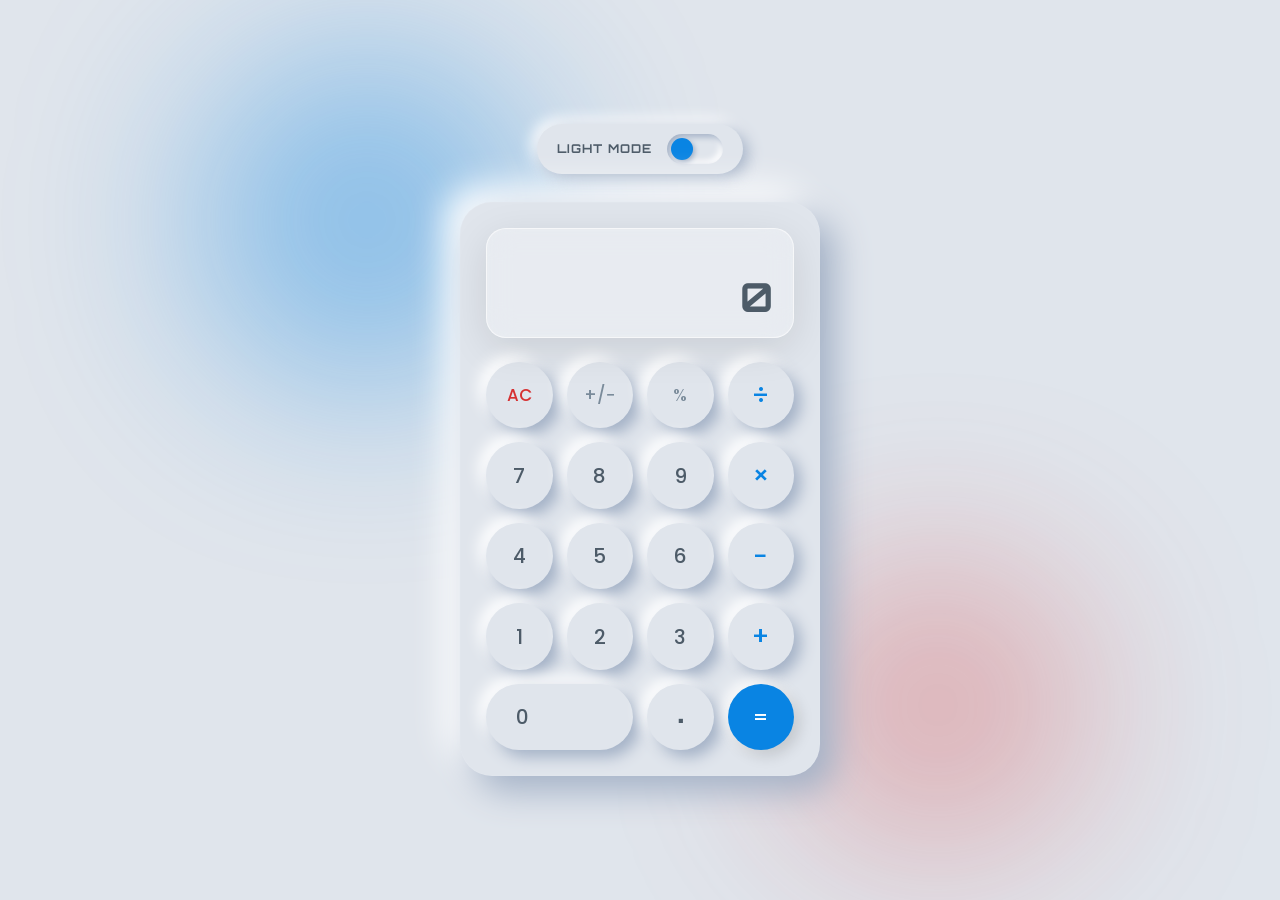
<file: calculator-phone.html>
<!doctype html>
<html lang="fa">
<head>
<meta charset="utf-8">
<meta name="viewport" content="width=device-width, initial-scale=1, maximum-scale=1, user-scalable=no">
<meta name="theme-color" content="#e0e5ec">
<title>ماشین‌حساب</title>
<link rel="preconnect" href="https://fonts.googleapis.com">
<link rel="preconnect" href="https://fonts.gstatic.com" crossorigin>
<link href="https://fonts.googleapis.com/css2?family=Orbitron:wght@400;500;600;700&family=Poppins:wght@400;500;600;700&display=swap" rel="stylesheet">
<style>
:root{--bg-color:#e0e5ec;--text-color:#4d5b68;--history-color:#7a8b9a;--shadow-light:#fff;--shadow-dark:#a3b1c6;--op-right-color:#0984e3;--op-top-color:#7a8b9a;--ac-color:#d63031;--glass-bg:rgba(255,255,255,.25);--glass-border:rgba(255,255,255,.6);--orb-1:rgba(9,132,227,.4);--orb-2:rgba(214,48,49,.3)}
body.dark{--bg-color:#24252a;--text-color:#e2e8f0;--history-color:#a0aec0;--shadow-light:#2c2d33;--shadow-dark:#1c1d21;--op-right-color:#4facfe;--op-top-color:#a0aec0;--ac-color:#ff6b6b;--glass-bg:rgba(30,31,36,.65);--glass-border:rgba(255,255,255,.08);--orb-1:rgba(79,172,254,.15);--orb-2:rgba(102,126,234,.15)}
*{margin:0;padding:0;box-sizing:border-box;font-family:Poppins,sans-serif;user-select:none}body{min-height:100vh;display:flex;flex-direction:column;justify-content:center;align-items:center;gap:28px;padding:24px;overflow:hidden;background:var(--bg-color);color:var(--text-color);transition:background .6s ease}.orb{position:fixed;border-radius:50%;filter:blur(90px);z-index:0;animation:float 12s ease-in-out infinite alternate;pointer-events:none}.orb-1{width:350px;height:350px;background:var(--orb-1);top:5%;left:15%}.orb-2{width:300px;height:300px;background:var(--orb-2);bottom:5%;right:15%;animation-delay:-6s}@keyframes float{50%{transform:translate(50px,80px) scale(1.12)}100%{transform:translate(-35px,45px) scale(.92)}}
.theme-switch-wrapper{display:flex;align-items:center;gap:15px;z-index:1;background:var(--bg-color);padding:10px 20px;border-radius:30px;box-shadow:5px 5px 15px var(--shadow-dark),-5px -5px 15px var(--shadow-light);transition:all .6s ease}.theme-label{font-family:Orbitron,sans-serif;font-size:.76em;font-weight:700;letter-spacing:1px}.theme-switch{display:inline-block;height:30px;position:relative;width:56px}.theme-switch input{display:none}.slider{position:absolute;inset:0;background:var(--bg-color);cursor:pointer;border-radius:34px;box-shadow:inset 3px 3px 6px var(--shadow-dark),inset -3px -3px 6px var(--shadow-light);transition:.5s}.slider:before{content:"";position:absolute;width:22px;height:22px;left:4px;bottom:4px;border-radius:50%;background:var(--op-right-color);box-shadow:2px 2px 5px var(--shadow-dark);transition:.4s cubic-bezier(.68,-.55,.265,1.55)}input:checked+.slider:before{transform:translateX(26px)}
.calculator{width:min(100%,360px);padding:25px;border-radius:32px;background:var(--bg-color);box-shadow:15px 15px 35px var(--shadow-dark),-15px -15px 35px var(--shadow-light);transition:background .6s,box-shadow .6s;z-index:1;position:relative;border:1px solid rgba(255,255,255,.04)}.display{position:relative;width:100%;height:110px;margin-bottom:24px;padding:15px 20px;display:flex;flex-direction:column;align-items:flex-end;justify-content:flex-end;border-radius:20px;overflow:hidden;background:var(--glass-bg);backdrop-filter:blur(15px);border:1px solid var(--glass-border);box-shadow:0 10px 40px rgba(0,0,0,.1),inset 0 0 10px rgba(255,255,255,.1)}.glass-reflection{position:absolute;top:0;left:-100%;width:50%;height:100%;background:linear-gradient(90deg,transparent,rgba(255,255,255,.3),transparent);transform:skewX(-25deg);animation:shine 6s infinite;pointer-events:none}@keyframes shine{20%,100%{left:200%}}body.dark .glass-reflection{background:linear-gradient(90deg,transparent,rgba(255,255,255,.08),transparent)}#history{height:22px;color:var(--history-color);font:500 14px Orbitron,sans-serif;letter-spacing:1px}#value{width:100%;text-align:right;color:var(--text-color);font:700 clamp(1.2rem,8vw,2.5rem) Orbitron,sans-serif;overflow:hidden;white-space:nowrap;scrollbar-width:none}#value::-webkit-scrollbar{display:none}.buttons{display:grid;grid-template-columns:repeat(4,1fr);gap:14px}.buttons button{border:0;background:var(--bg-color);color:var(--text-color);font-size:1.25em;font-weight:500;border-radius:50%;aspect-ratio:1;cursor:pointer;display:flex;justify-content:center;align-items:center;box-shadow:7px 7px 15px var(--shadow-dark),-7px -7px 15px var(--shadow-light);transition:transform .2s,box-shadow .2s,color .2s}.buttons button:hover{transform:translateY(-2px)}.buttons button:active,.buttons button.active{box-shadow:inset 5px 5px 10px var(--shadow-dark),inset -5px -5px 10px var(--shadow-light);color:var(--op-right-color);transform:scale(.94)}.buttons button.zero{grid-column:span 2;aspect-ratio:auto;border-radius:40px;justify-content:flex-start;padding-left:30px}.buttons button.dot{font:700 2em Orbitron,sans-serif;padding-bottom:12px}.buttons button.top-op{color:var(--op-top-color);font-size:1.05em}.buttons button#clear{color:var(--ac-color)}.buttons button.right-op{color:var(--op-right-color);font-size:1.6em}.buttons button.equal-btn{background:var(--op-right-color);color:#fff;box-shadow:5px 5px 15px rgba(0,0,0,.15),-5px -5px 15px var(--shadow-light)}.calculator.animate-switch{animation:pulse .45s ease}@keyframes pulse{50%{transform:scale(.97) translateY(3px)}}@media(max-height:650px){body{gap:12px;padding:12px}.calculator{padding:18px}.display{height:88px;margin-bottom:16px}.buttons{gap:10px}}


</style>
</head>
<body>
<div class="orb orb-1"></div><div class="orb orb-2"></div>
<div class="theme-switch-wrapper"><span class="theme-label" id="themeLabel">LIGHT MODE</span><label class="theme-switch" aria-label="تغییر پوسته"><input id="themeToggle" type="checkbox"><span class="slider round"></span></label></div>
<main class="calculator" aria-label="ماشین حساب">
<section class="display" id="display"><div class="glass-reflection"></div><div id="history" aria-live="polite"></div><div id="value" aria-live="polite">0</div></section>
<section class="buttons" aria-label="کلیدها">
<button class="top-op" data-action="clear" id="clear">AC</button><button class="top-op" data-action="sign">+/−</button><button class="top-op" data-action="percent">%</button><button class="right-op" data-op="÷">÷</button>
<button data-digit="7">7</button><button data-digit="8">8</button><button data-digit="9">9</button><button class="right-op" data-op="×">×</button>
<button data-digit="4">4</button><button data-digit="5">5</button><button data-digit="6">6</button><button class="right-op" data-op="−">−</button>
<button data-digit="1">1</button><button data-digit="2">2</button><button data-digit="3">3</button><button class="right-op" data-op="+">+</button>
<button class="zero" data-digit="0">0</button><button class="dot" data-action="dot">.</button><button class="equal-btn" data-action="equals">=</button>
</section></main>
<script>
const valueEl=document.getElementById('value'),historyEl=document.getElementById('history'),display=document.getElementById('display'),toggle=document.getElementById('themeToggle'),themeLabel=document.getElementById('themeLabel');
let current='0',previous=null,operator=null,replaceNext=false;
function fitValue(){valueEl.style.fontSize='';const min=19;while(valueEl.scrollWidth>valueEl.clientWidth&&parseFloat(getComputedStyle(valueEl).fontSize)>min){valueEl.style.fontSize=(parseFloat(getComputedStyle(valueEl).fontSize)-1)+'px'}}
function paint(){valueEl.textContent=current;historyEl.textContent=previous!==null?`${previous} ${operator||''}`:'';requestAnimationFrame(fitValue)}
function number(n){if(replaceNext){current=n;replaceNext=false}else if(current==='0')current=n;else if(current.length<15)current+=n;paint()}
function chooseOp(op){if(operator&&previous!==null&&!replaceNext)calculate();previous=current;operator=op;replaceNext=true;paint()}
function calculate(){if(previous===null||!operator)return;const a=Number(previous),b=Number(current);let r;switch(operator){case '+':r=a+b;break;case '−':r=a-b;break;case '×':r=a*b;break;case '÷':if(b===0){current='خطا';previous=null;operator=null;replaceNext=true;paint();return}r=a/b;break}historyEl.textContent=`${previous} ${operator} ${current} =`;current=String(Number(r.toPrecision(12)));previous=null;operator=null;replaceNext=true;valueEl.textContent=current;requestAnimationFrame(fitValue)}
function action(name){switch(name){case'clear':current='0';previous=null;operator=null;replaceNext=false;paint();break;case'dot':if(replaceNext){current='0.';replaceNext=false}else if(!current.includes('.'))current+='.';paint();break;case'sign':if(current!=='0'&&current!=='خطا')current=String(-Number(current));paint();break;case'percent':current=String(Number(current)/100);paint();break;case'equals':calculate();display.classList.remove('animate-flare');void display.offsetWidth;display.classList.add('animate-flare');break}}
document.querySelectorAll('[data-digit]').forEach(b=>b.addEventListener('click',()=>number(b.dataset.digit)));document.querySelectorAll('[data-op]').forEach(b=>b.addEventListener('click',()=>chooseOp(b.dataset.op)));document.querySelectorAll('[data-action]').forEach(b=>b.addEventListener('click',()=>action(b.dataset.action)));
toggle.addEventListener('change',()=>{document.body.classList.toggle('dark',toggle.checked);themeLabel.textContent=toggle.checked?'DARK MODE':'LIGHT MODE';const c=document.querySelector('.calculator');c.classList.remove('animate-switch');void c.offsetWidth;c.classList.add('animate-switch')});
document.addEventListener('keydown',e=>{if(/^[0-9]$/.test(e.key))number(e.key);else if(e.key==='.')action('dot');else if(e.key==='Enter'||e.key==='=')action('equals');else if(e.key==='Escape'||e.key==='Delete')action('clear');else if(e.key==='+')chooseOp('+');else if(e.key==='-')chooseOp('−');else if(e.key==='*')chooseOp('×');else if(e.key==='/'){e.preventDefault();chooseOp('÷')}});


</script>
</body></html>
</file>
